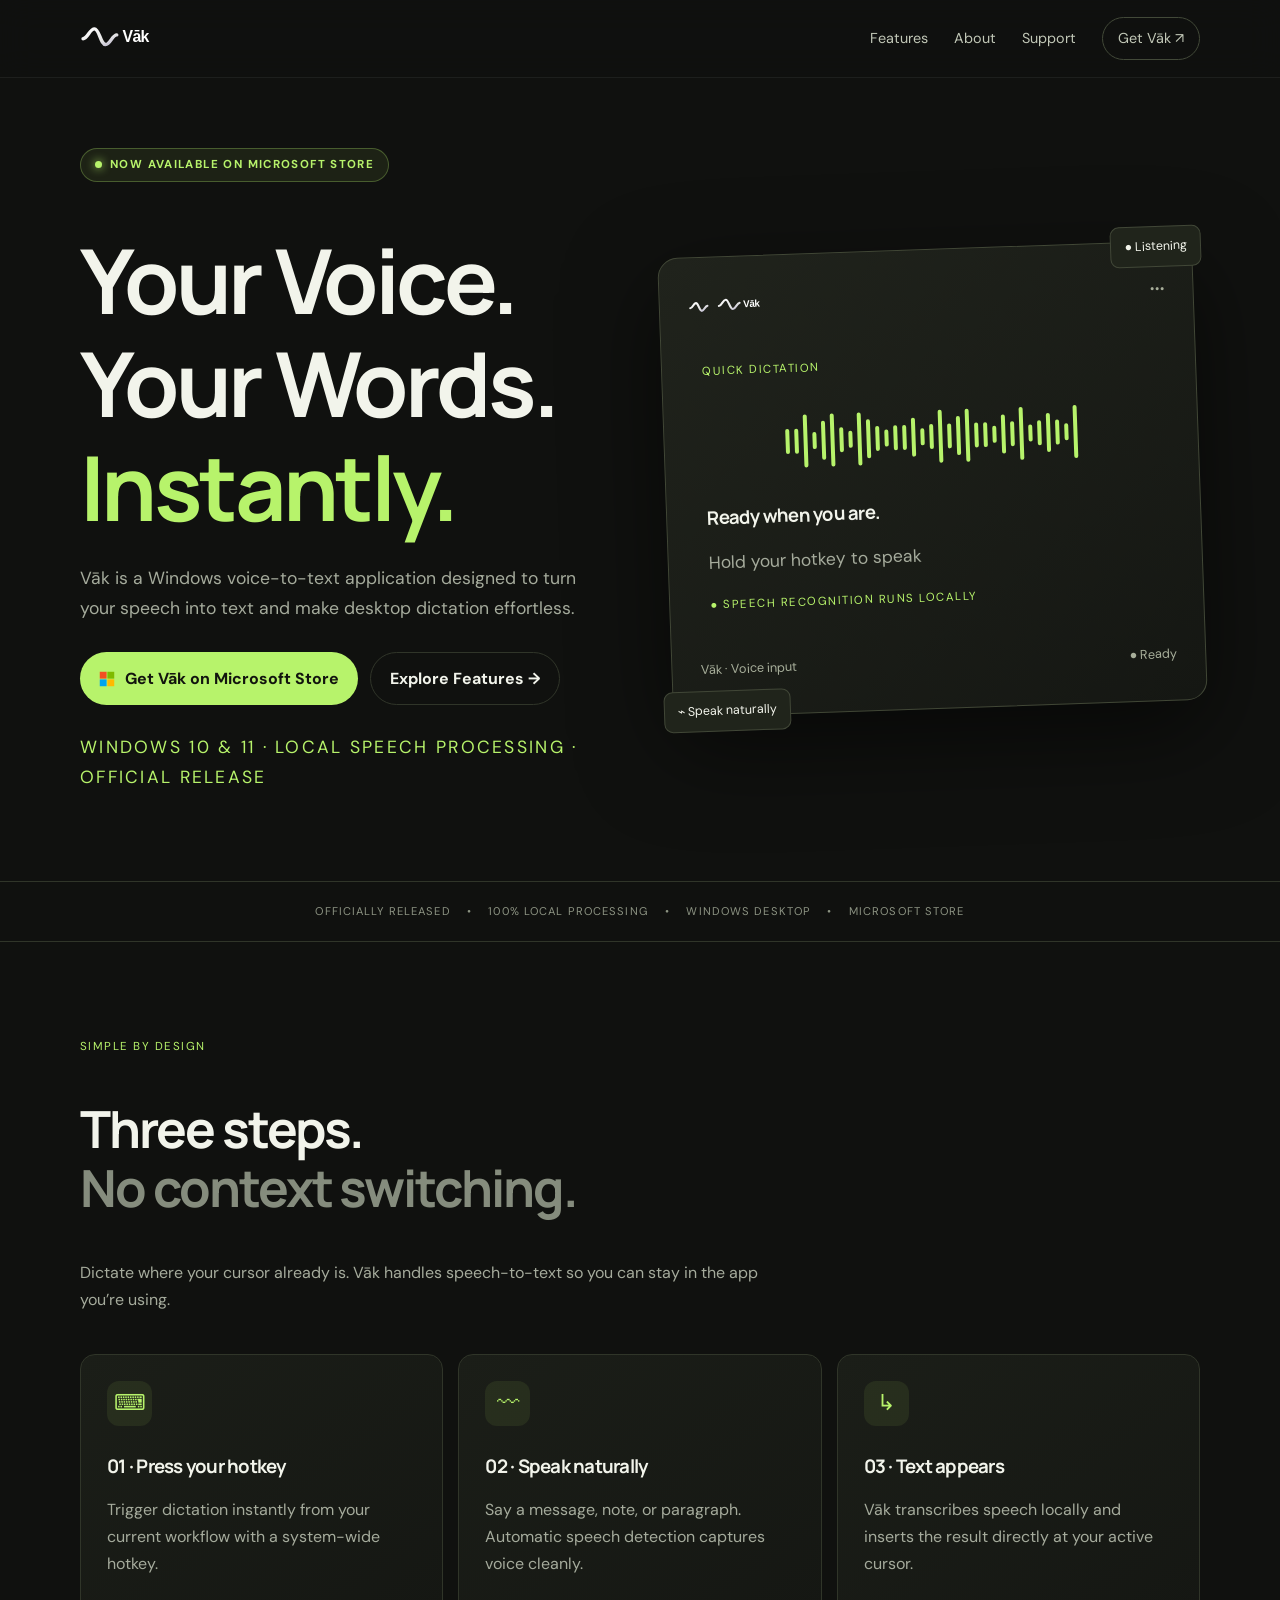
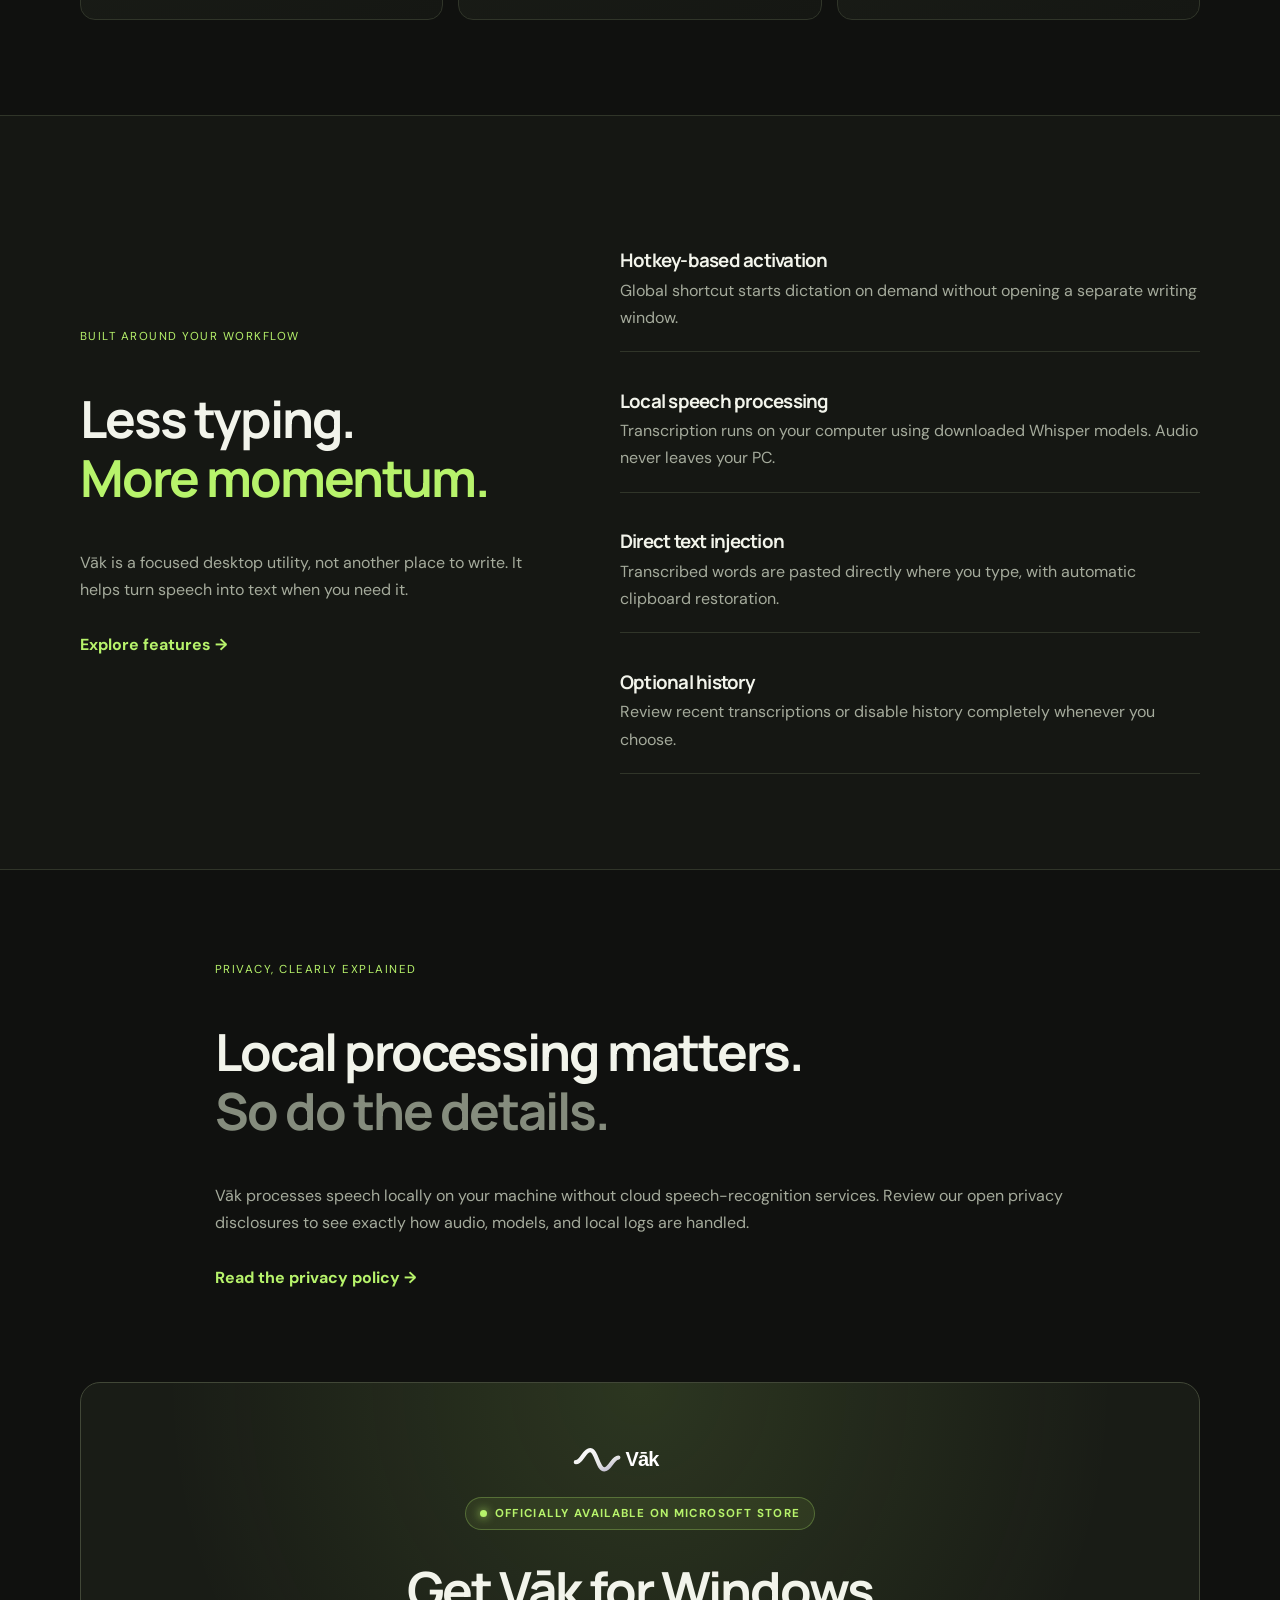
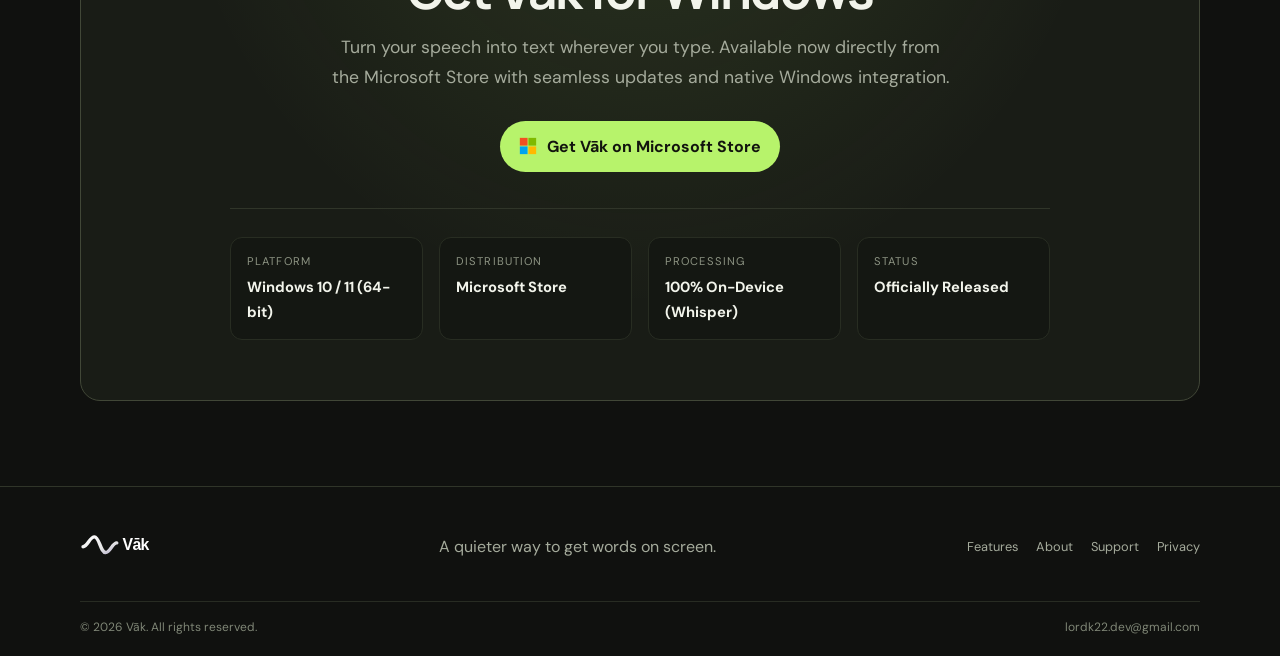
<file: index.html>
<!doctype html>
<html lang="en">

<head>
    <meta charset="utf-8">
    <meta name="viewport" content="width=device-width,initial-scale=1">
    <meta name="theme-color" content="#10110f">
    <title>Vāk — Voice-to-Text for Windows</title>
    <meta name="description" content="Meet Vāk, a Windows desktop dictation application that converts your speech into text. Now available on the Microsoft Store.">
    <meta name="keywords" content="Vāk, Vak, voice to text, speech to text windows, windows dictation app, local whisper dictation, speech recognition windows, offline speech to text, microsoft store">
    <link rel="canonical" href="https://vak.lordk22.in/">

    <!-- Open Graph / Facebook -->
    <meta property="og:type" content="website">
    <meta property="og:url" content="https://vak.lordk22.in/">
    <meta property="og:site_name" content="Vāk">
    <meta property="og:title" content="Vāk — Voice-to-Text for Windows">
    <meta property="og:description" content="Meet Vāk, a Windows desktop dictation application that converts your speech into text. Now available on the Microsoft Store.">
    <meta property="og:image" content="https://vak.lordk22.in/assets/brand/vak-icon-256.png">

    <!-- Twitter -->
    <meta name="twitter:card" content="summary">
    <meta name="twitter:url" content="https://vak.lordk22.in/">
    <meta name="twitter:title" content="Vāk — Voice-to-Text for Windows">
    <meta name="twitter:description" content="Meet Vāk, a Windows desktop dictation application that converts your speech into text. Now available on the Microsoft Store.">
    <meta name="twitter:image" content="https://vak.lordk22.in/assets/brand/vak-icon-256.png">

    <link rel="icon" type="image/png" sizes="32x32" href="assets/brand/vak-icon-32.png">
    <link rel="stylesheet" href="assets/styles.css">
    <script defer src="assets/site.js"></script>
</head>

<body>
    <header class="header">
        <a class="brand" href="index.html" aria-label="Vāk home">
            <img src="assets/brand/vak-logo-dark.svg" alt="Vāk" class="brand-logo">
        </a>
        <button class="menu" aria-label="Toggle navigation">☰</button>
        <nav>
            <a href="features.html">Features</a>
            <a href="about.html">About</a>
            <a href="support.html">Support</a>
            <a class="pill" href="https://apps.microsoft.com/detail/9MZ5MB2W0DFN?hl=en-us&gl=IN&ocid=pdpshare" target="_blank" rel="noopener noreferrer">Get Vāk ↗</a>
        </nav>
    </header>
    <main>
        <section class="container hero">
            <div>
                <div class="release-badge">
                    <span class="badge-dot"></span>
                    <span>Now Available on Microsoft Store</span>
                </div>
                <h1>Your Voice. Your Words.<br><span class="lime">Instantly.</span></h1>
                <p>Vāk is a Windows voice-to-text application designed to turn your speech into text and make desktop dictation effortless.</p>
                <div class="buttons">
                    <a class="btn primary btn-store" href="https://apps.microsoft.com/detail/9MZ5MB2W0DFN?hl=en-us&gl=IN&ocid=pdpshare" target="_blank" rel="noopener noreferrer">
                        <svg class="ms-icon" width="16" height="16" viewBox="0 0 21 21" fill="none" xmlns="http://www.w3.org/2000/svg" aria-hidden="true">
                            <rect x="1" y="1" width="9" height="9" fill="#F25022"/>
                            <rect x="11" y="1" width="9" height="9" fill="#7FBA00"/>
                            <rect x="1" y="11" width="9" height="9" fill="#00A4EF"/>
                            <rect x="11" y="11" width="9" height="9" fill="#FFB900"/>
                        </svg>
                        <span>Get Vāk on Microsoft Store</span>
                    </a>
                    <a class="btn secondary" href="features.html">Explore Features →</a>
                </div>
                <p class="eyebrow">WINDOWS 10 & 11 · LOCAL SPEECH PROCESSING · OFFICIAL RELEASE</p>
            </div>
            <div class="mock">
                <div class="mock-top">
                    <span class="mock-brand">
                        <img src="assets/brand/vak-symbol.svg" alt="" aria-hidden="true">
                        <img src="assets/brand/vak-logo-dark.svg" alt="Vāk control panel">
                    </span>
                    <span>•••</span>
                </div>
                <div class="mock-main">
                    <div class="eyebrow">QUICK DICTATION</div>
                    <div class="wave">
                        <i></i><i></i><i></i><i></i><i></i><i></i><i></i><i></i><i></i><i></i><i></i><i></i><i></i><i></i><i></i><i></i><i></i><i></i><i></i><i></i><i></i><i></i><i></i><i></i><i></i><i></i><i></i><i></i><i></i><i></i><i></i><i></i><i></i>
                    </div>
                    <h3>Ready when you are.</h3>
                    <p>Hold your hotkey to speak</p>
                    <div class="eyebrow">● SPEECH RECOGNITION RUNS LOCALLY</div>
                </div>
                <div class="mock-foot"><span>Vāk · Voice input</span><span>● Ready</span></div>
                <div class="tag a">● Listening</div>
                <div class="tag b">⌁ Speak naturally</div>
            </div>
        </section>

        <div class="strip">OFFICIALLY RELEASED　 •　 100% LOCAL PROCESSING　 •　 WINDOWS DESKTOP　 •　 MICROSOFT STORE</div>

        <section class="section container" id="how">
            <div class="head">
                <div class="eyebrow">Simple by design</div>
                <h2>Three steps.<br> <span style="color:#858c7d">No context switching.</span></h2>
                <p>Dictate where your cursor already is. Vāk handles speech-to-text so you can stay in the app you’re using.</p>
            </div>
            <div class="cards">
                <article class="card">
                    <div class="icon">⌨</div>
                    <h3>01 · Press your hotkey</h3>
                    <p>Trigger dictation instantly from your current workflow with a system-wide hotkey.</p>
                </article>
                <article class="card">
                    <div class="icon">〰</div>
                    <h3>02 · Speak naturally</h3>
                    <p>Say a message, note, or paragraph. Automatic speech detection captures voice cleanly.</p>
                </article>
                <article class="card">
                    <div class="icon">↳</div>
                    <h3>03 · Text appears</h3>
                    <p>Vāk transcribes speech locally and inserts the result directly at your active cursor.</p>
                </article>
            </div>
        </section>

        <section class="band">
            <div class="container section bandinner">
                <div>
                    <div class="eyebrow">Built around your workflow</div>
                    <h2>Less typing.<br><span class="lime">More momentum.</span></h2>
                    <p>Vāk is a focused desktop utility, not another place to write. It helps turn speech into text when you need it.</p>
                    <a class="link" href="features.html">Explore features →</a>
                </div>
                <div>
                    <div class="row">
                        <h3>Hotkey-based activation</h3>
                        <p>Global shortcut starts dictation on demand without opening a separate writing window.</p>
                    </div>
                    <div class="row">
                        <h3>Local speech processing</h3>
                        <p>Transcription runs on your computer using downloaded Whisper models. Audio never leaves your PC.</p>
                    </div>
                    <div class="row">
                        <h3>Direct text injection</h3>
                        <p>Transcribed words are pasted directly where you type, with automatic clipboard restoration.</p>
                    </div>
                    <div class="row">
                        <h3>Optional history</h3>
                        <p>Review recent transcriptions or disable history completely whenever you choose.</p>
                    </div>
                </div>
            </div>
        </section>

        <section class="container callout">
            <div class="eyebrow">Privacy, clearly explained</div>
            <h2>Local processing matters.<br><span style="color:#858c7d">So do the details.</span></h2>
            <p>Vāk processes speech locally on your machine without cloud speech-recognition services. Review our open privacy disclosures to see exactly how audio, models, and local logs are handled.</p>
            <a class="link" href="privacy-policy.html">Read the privacy policy →</a>
        </section>

        <section class="container download-section" id="download">
            <div class="download-card">
                <div class="brand-wrap">
                    <img src="assets/brand/vak-logo-dark.svg" alt="Vāk">
                </div>
                <div class="release-badge">
                    <span class="badge-dot"></span>
                    <span>Officially Available on Microsoft Store</span>
                </div>
                <h2>Get Vāk for Windows</h2>
                <p class="lead">Turn your speech into text wherever you type. Available now directly from the Microsoft Store with seamless updates and native Windows integration.</p>
                <div class="buttons" style="justify-content: center; margin-bottom: 0;">
                    <a class="btn primary btn-store" href="https://apps.microsoft.com/detail/9MZ5MB2W0DFN?hl=en-us&gl=IN&ocid=pdpshare" target="_blank" rel="noopener noreferrer">
                        <svg class="ms-icon" width="18" height="18" viewBox="0 0 21 21" fill="none" xmlns="http://www.w3.org/2000/svg" aria-hidden="true">
                            <rect x="1" y="1" width="9" height="9" fill="#F25022"/>
                            <rect x="11" y="1" width="9" height="9" fill="#7FBA00"/>
                            <rect x="1" y="11" width="9" height="9" fill="#00A4EF"/>
                            <rect x="11" y="11" width="9" height="9" fill="#FFB900"/>
                        </svg>
                        <span>Get Vāk on Microsoft Store</span>
                    </a>
                </div>

                <div class="specs-grid">
                    <div class="spec-item">
                        <div class="spec-label">Platform</div>
                        <div class="spec-val">Windows 10 / 11 (64-bit)</div>
                    </div>
                    <div class="spec-item">
                        <div class="spec-label">Distribution</div>
                        <div class="spec-val">Microsoft Store</div>
                    </div>
                    <div class="spec-item">
                        <div class="spec-label">Processing</div>
                        <div class="spec-val">100% On-Device (Whisper)</div>
                    </div>
                    <div class="spec-item">
                        <div class="spec-label">Status</div>
                        <div class="spec-val">Officially Released</div>
                    </div>
                </div>
            </div>
        </section>
    </main>

    <footer class="footer">
        <div class="container foottop">
            <a class="brand" href="index.html" aria-label="Vāk home">
                <img src="assets/brand/vak-logo-dark.svg" alt="Vāk" class="brand-logo">
            </a>
            <p>A quieter way to get words on screen.</p>
            <div class="footlinks">
                <a href="features.html">Features</a>
                <a href="about.html">About</a>
                <a href="support.html">Support</a>
                <a href="privacy-policy.html">Privacy</a>
            </div>
        </div>
        <div class="container footbottom">
            <span>© <span data-year></span> Vāk. All rights reserved.</span>
            <a href="mailto:lordk22.dev@gmail.com">lordk22.dev@gmail.com</a>
        </div>
    </footer>
</body>

</html>
</file>
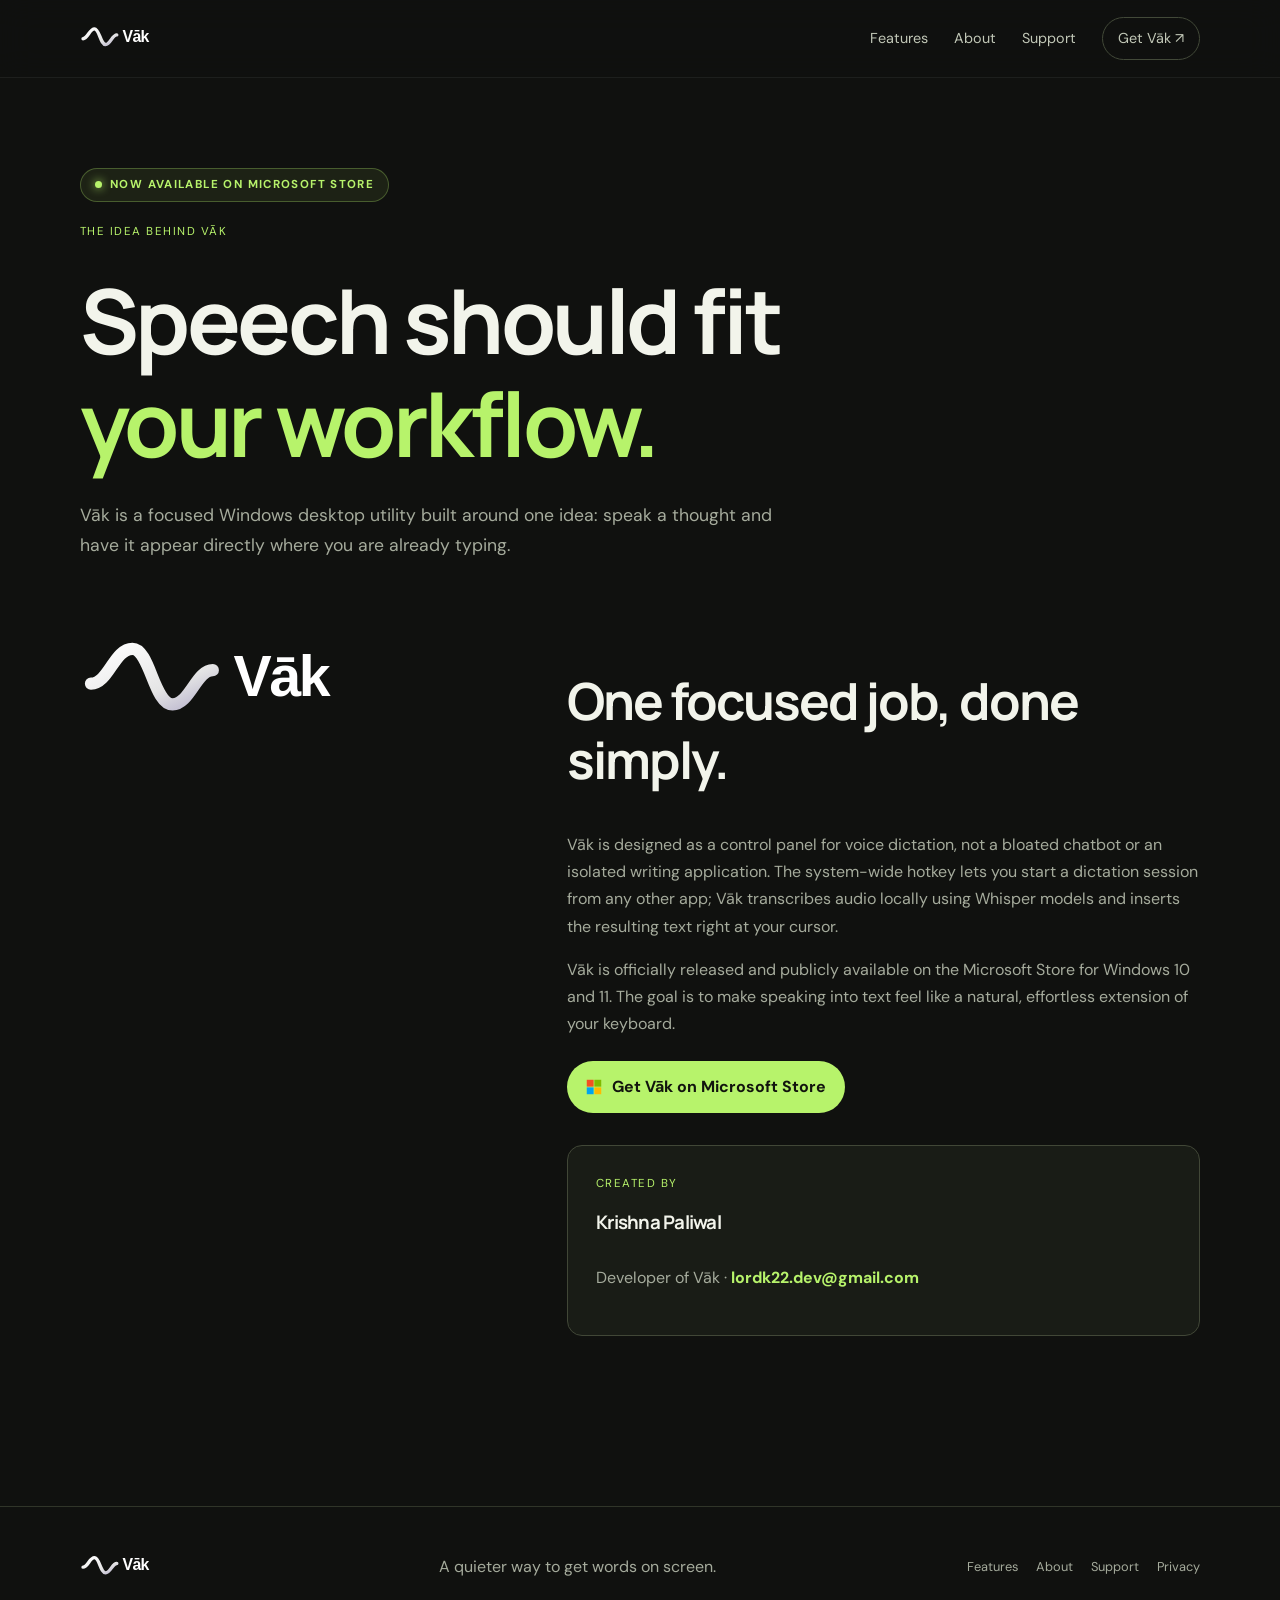
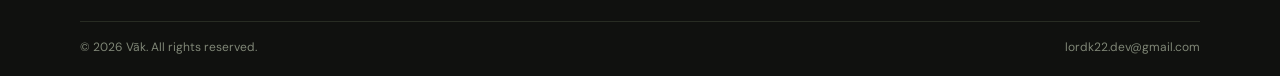
<file: about.html>
<!doctype html>
<html lang="en">

<head>
    <meta charset="utf-8">
    <meta name="viewport" content="width=device-width,initial-scale=1">
    <meta name="theme-color" content="#10110f">
    <title>About Vāk — Voice-to-Text for Windows</title>
    <meta name="description" content="Learn about Vāk, a dedicated Windows desktop utility created by Krishna Paliwal to make voice-to-text dictation effortless and private. Now on Microsoft Store.">
    <meta name="keywords" content="About Vāk, Windows dictation, Krishna Paliwal, voice to text, speech recognition">
    <link rel="canonical" href="https://vak.lordk22.in/about.html">

    <!-- Open Graph / Facebook -->
    <meta property="og:type" content="website">
    <meta property="og:url" content="https://vak.lordk22.in/about.html">
    <meta property="og:site_name" content="Vāk">
    <meta property="og:title" content="About Vāk — Voice-to-Text for Windows">
    <meta property="og:description" content="Learn about Vāk, a dedicated Windows desktop utility created by Krishna Paliwal to make voice-to-text dictation effortless and private. Now on Microsoft Store.">
    <meta property="og:image" content="https://vak.lordk22.in/assets/brand/vak-icon-256.png">

    <!-- Twitter -->
    <meta name="twitter:card" content="summary">
    <meta name="twitter:url" content="https://vak.lordk22.in/about.html">
    <meta name="twitter:title" content="About Vāk — Voice-to-Text for Windows">
    <meta name="twitter:description" content="Learn about Vāk, a dedicated Windows desktop utility created by Krishna Paliwal to make voice-to-text dictation effortless and private. Now on Microsoft Store.">
    <meta name="twitter:image" content="https://vak.lordk22.in/assets/brand/vak-icon-256.png">

    <link rel="icon" type="image/png" sizes="32x32" href="assets/brand/vak-icon-32.png">
    <link rel="stylesheet" href="assets/styles.css">
    <script defer src="assets/site.js"></script>
</head>

<body>
    <header class="header">
        <a class="brand" href="index.html" aria-label="Vāk home">
            <img src="assets/brand/vak-logo-dark.svg" alt="Vāk" class="brand-logo">
        </a>
        <button class="menu" aria-label="Toggle navigation">☰</button>
        <nav>
            <a href="features.html">Features</a>
            <a href="about.html">About</a>
            <a href="support.html">Support</a>
            <a class="pill" href="https://apps.microsoft.com/detail/9MZ5MB2W0DFN?hl=en-us&gl=IN&ocid=pdpshare" target="_blank" rel="noopener noreferrer">Get Vāk ↗</a>
        </nav>
    </header>
    <main>
        <section class="container pagehero">
            <div class="release-badge">
                <span class="badge-dot"></span>
                <span>Now Available on Microsoft Store</span>
            </div>
            <div class="eyebrow">The idea behind Vāk</div>
            <h1>Speech should fit<br><span class="lime">your workflow.</span></h1>
            <p>Vāk is a focused Windows desktop utility built around one idea: speak a thought and have it appear directly where you are already typing.</p>
        </section>

        <section class="container about">
            <div class="bigmark">
                <img src="assets/brand/vak-logo-dark.svg" alt="Vāk logo">
            </div>
            <div>
                <h2>One focused job, done simply.</h2>
                <p>Vāk is designed as a control panel for voice dictation, not a bloated chatbot or an isolated writing application. The system-wide hotkey lets you start a dictation session from any other app; Vāk transcribes audio locally using Whisper models and inserts the resulting text right at your cursor.</p>
                <p>Vāk is officially released and publicly available on the Microsoft Store for Windows 10 and 11. The goal is to make speaking into text feel like a natural, effortless extension of your keyboard.</p>

                <div class="buttons" style="margin: 24px 0 32px;">
                    <a class="btn primary btn-store" href="https://apps.microsoft.com/detail/9MZ5MB2W0DFN?hl=en-us&gl=IN&ocid=pdpshare" target="_blank" rel="noopener noreferrer">
                        <svg class="ms-icon" width="16" height="16" viewBox="0 0 21 21" fill="none" xmlns="http://www.w3.org/2000/svg" aria-hidden="true">
                            <rect x="1" y="1" width="9" height="9" fill="#F25022"/>
                            <rect x="11" y="1" width="9" height="9" fill="#7FBA00"/>
                            <rect x="1" y="11" width="9" height="9" fill="#00A4EF"/>
                            <rect x="11" y="11" width="9" height="9" fill="#FFB900"/>
                        </svg>
                        <span>Get Vāk on Microsoft Store</span>
                    </a>
                </div>

                <div class="note">
                    <div class="eyebrow">Created by</div>
                    <h3>Krishna Paliwal</h3>
                    <p>Developer of Vāk · <a class="link" href="mailto:lordk22.dev@gmail.com">lordk22.dev@gmail.com</a></p>
                </div>
            </div>
        </section>
    </main>

    <footer class="footer">
        <div class="container foottop">
            <a class="brand" href="index.html" aria-label="Vāk home">
                <img src="assets/brand/vak-logo-dark.svg" alt="Vāk" class="brand-logo">
            </a>
            <p>A quieter way to get words on screen.</p>
            <div class="footlinks">
                <a href="features.html">Features</a>
                <a href="about.html">About</a>
                <a href="support.html">Support</a>
                <a href="privacy-policy.html">Privacy</a>
            </div>
        </div>
        <div class="container footbottom">
            <span>© <span data-year></span> Vāk. All rights reserved.</span>
            <a href="mailto:lordk22.dev@gmail.com">lordk22.dev@gmail.com</a>
        </div>
    </footer>
</body>

</html>
</file>
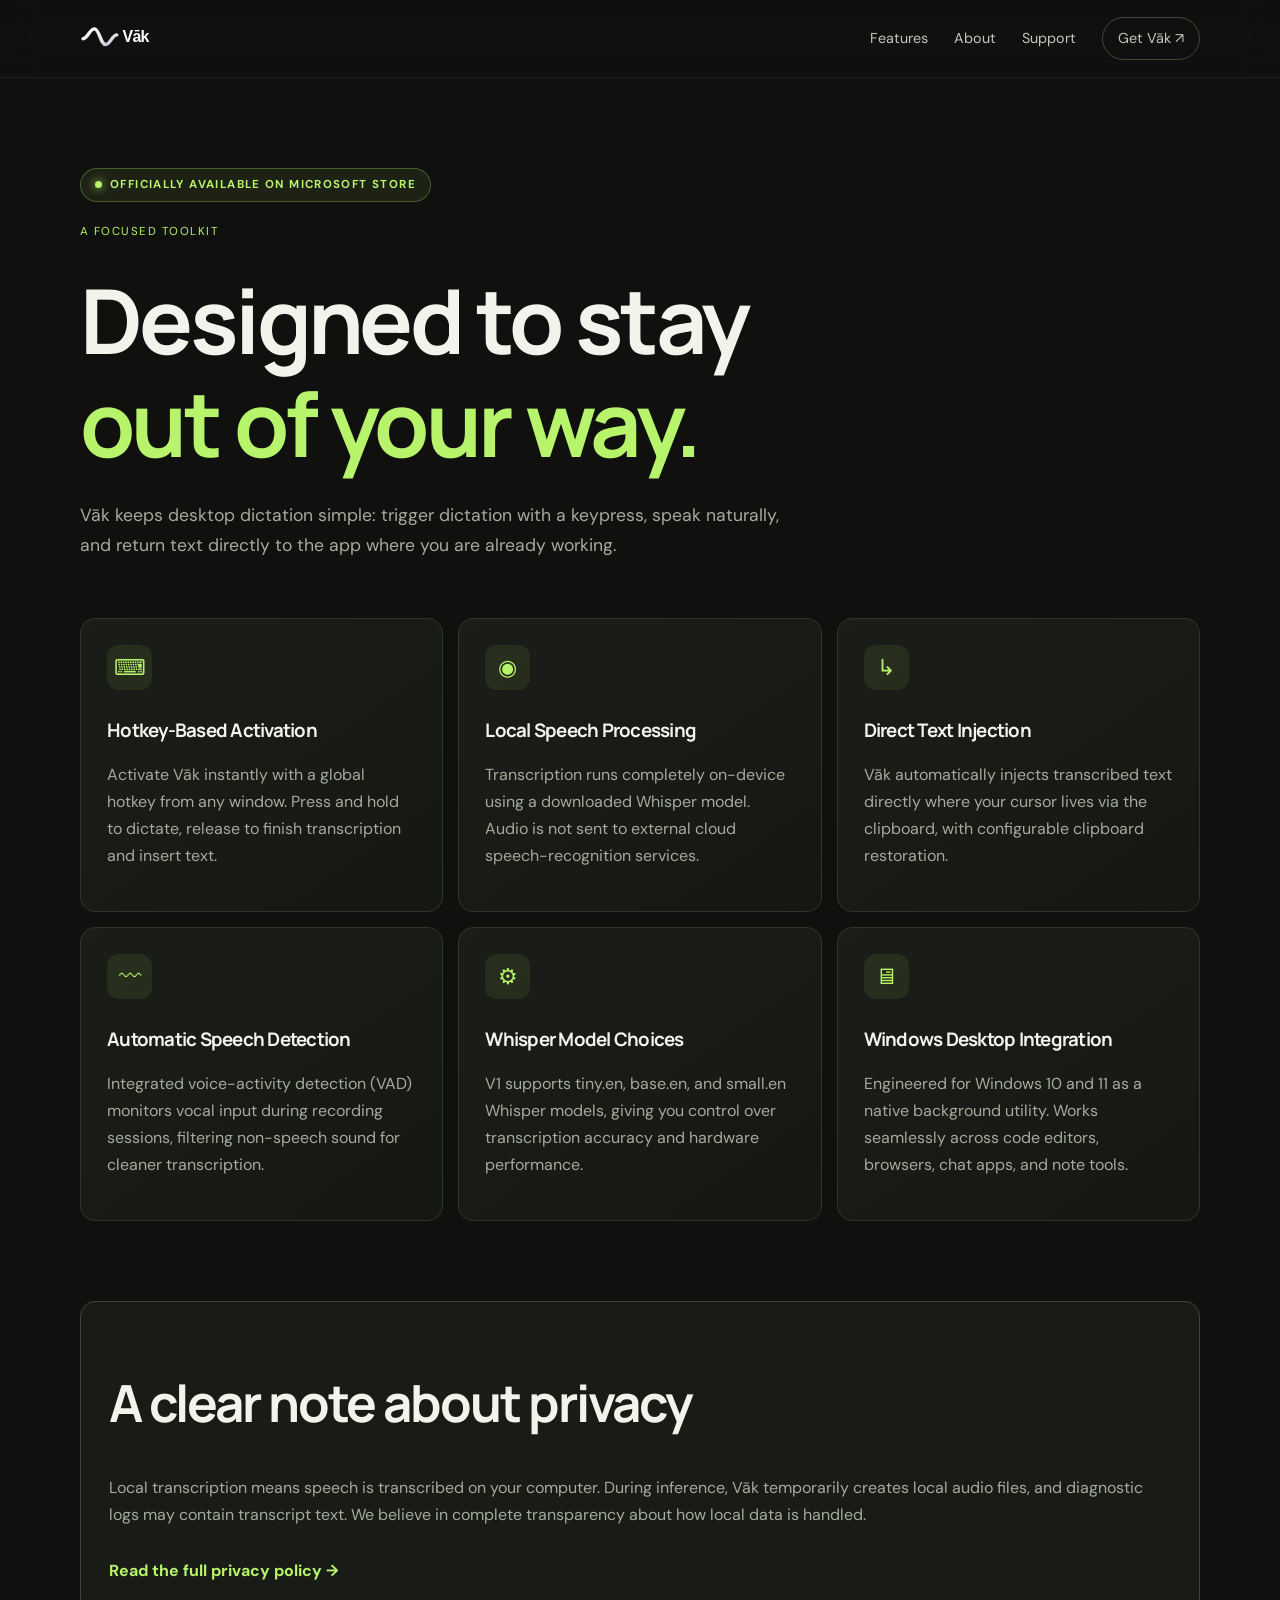
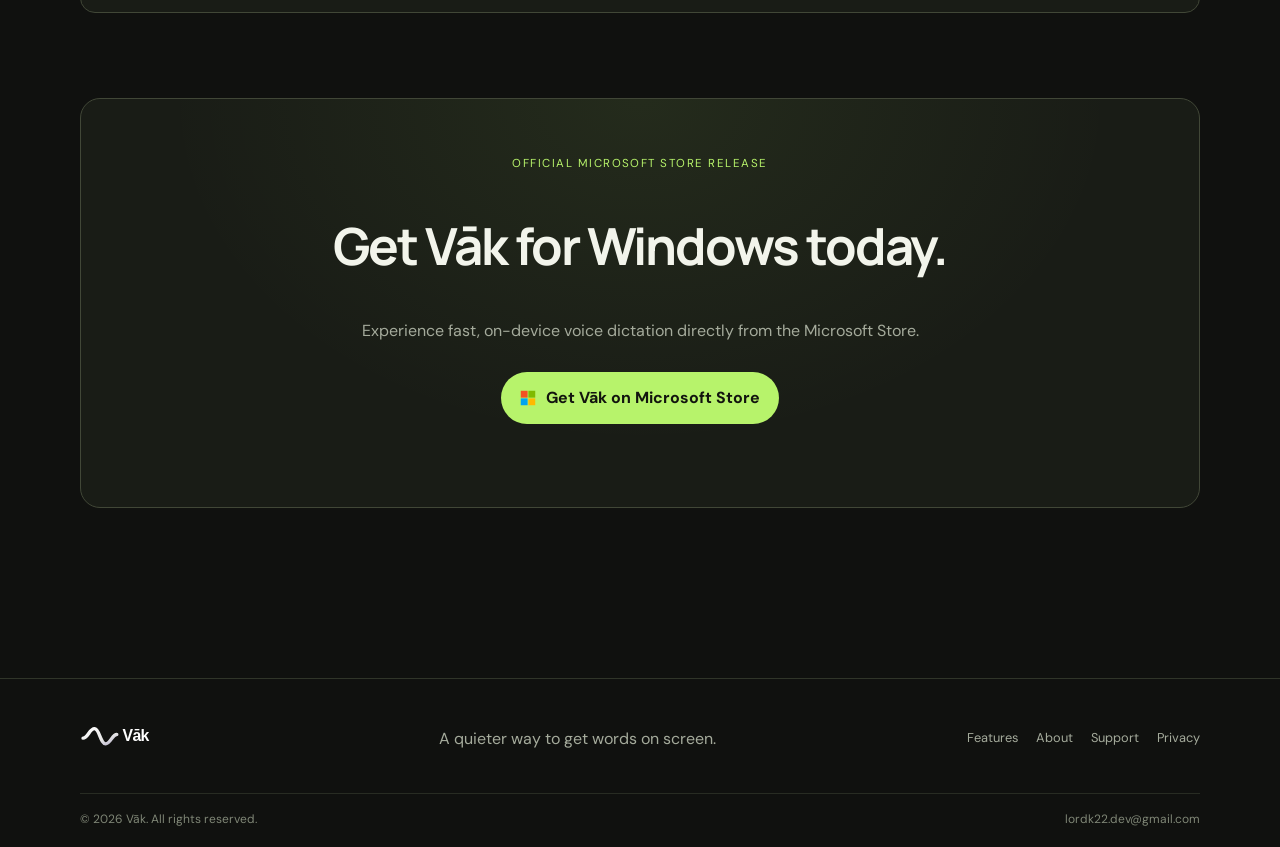
<file: features.html>
<!doctype html>
<html lang="en">

<head>
    <meta charset="utf-8">
    <meta name="viewport" content="width=device-width,initial-scale=1">
    <meta name="theme-color" content="#10110f">
    <title>Features — Vāk — Voice-to-Text for Windows</title>
    <meta name="description" content="Explore Vāk features: on-device Whisper speech-to-text, hotkey activation, automatic speech detection, and direct text injection for Windows.">
    <meta name="keywords" content="Vāk features, voice to text windows, whisper transcription, speech detection, hotkey dictation, windows speech to text">
    <link rel="canonical" href="https://vak.lordk22.in/features.html">

    <!-- Open Graph / Facebook -->
    <meta property="og:type" content="website">
    <meta property="og:url" content="https://vak.lordk22.in/features.html">
    <meta property="og:site_name" content="Vāk">
    <meta property="og:title" content="Features — Vāk — Voice-to-Text for Windows">
    <meta property="og:description" content="Explore Vāk features: on-device Whisper speech-to-text, hotkey activation, automatic speech detection, and direct text injection for Windows.">
    <meta property="og:image" content="https://vak.lordk22.in/assets/brand/vak-icon-256.png">

    <!-- Twitter -->
    <meta name="twitter:card" content="summary">
    <meta name="twitter:url" content="https://vak.lordk22.in/features.html">
    <meta name="twitter:title" content="Features — Vāk — Voice-to-Text for Windows">
    <meta name="twitter:description" content="Explore Vāk features: on-device Whisper speech-to-text, hotkey activation, automatic speech detection, and direct text injection for Windows.">
    <meta name="twitter:image" content="https://vak.lordk22.in/assets/brand/vak-icon-256.png">

    <link rel="icon" type="image/png" sizes="32x32" href="assets/brand/vak-icon-32.png">
    <link rel="stylesheet" href="assets/styles.css">
    <script defer src="assets/site.js"></script>
</head>

<body>
    <header class="header">
        <a class="brand" href="index.html" aria-label="Vāk home">
            <img src="assets/brand/vak-logo-dark.svg" alt="Vāk" class="brand-logo">
        </a>
        <button class="menu" aria-label="Toggle navigation">☰</button>
        <nav>
            <a href="features.html">Features</a>
            <a href="about.html">About</a>
            <a href="support.html">Support</a>
            <a class="pill" href="https://apps.microsoft.com/detail/9MZ5MB2W0DFN?hl=en-us&gl=IN&ocid=pdpshare" target="_blank" rel="noopener noreferrer">Get Vāk ↗</a>
        </nav>
    </header>
    <main>
        <section class="container pagehero">
            <div class="release-badge">
                <span class="badge-dot"></span>
                <span>Officially Available on Microsoft Store</span>
            </div>
            <div class="eyebrow">A focused toolkit</div>
            <h1>Designed to stay<br><span class="lime">out of your way.</span></h1>
            <p>Vāk keeps desktop dictation simple: trigger dictation with a keypress, speak naturally, and return text directly to the app where you are already working.</p>
        </section>

        <section class="container details">
            <article class="detail">
                <div class="icon">⌨</div>
                <h3>Hotkey-Based Activation</h3>
                <p>Activate Vāk instantly with a global hotkey from any window. Press and hold to dictate, release to finish transcription and insert text.</p>
            </article>
            <article class="detail">
                <div class="icon">◉</div>
                <h3>Local Speech Processing</h3>
                <p>Transcription runs completely on-device using a downloaded Whisper model. Audio is not sent to external cloud speech-recognition services.</p>
            </article>
            <article class="detail">
                <div class="icon">↳</div>
                <h3>Direct Text Injection</h3>
                <p>Vāk automatically injects transcribed text directly where your cursor lives via the clipboard, with configurable clipboard restoration.</p>
            </article>
            <article class="detail">
                <div class="icon">〰</div>
                <h3>Automatic Speech Detection</h3>
                <p>Integrated voice-activity detection (VAD) monitors vocal input during recording sessions, filtering non-speech sound for cleaner transcription.</p>
            </article>
            <article class="detail">
                <div class="icon">⚙</div>
                <h3>Whisper Model Choices</h3>
                <p>V1 supports tiny.en, base.en, and small.en Whisper models, giving you control over transcription accuracy and hardware performance.</p>
            </article>
            <article class="detail">
                <div class="icon">🖥</div>
                <h3>Windows Desktop Integration</h3>
                <p>Engineered for Windows 10 and 11 as a native background utility. Works seamlessly across code editors, browsers, chat apps, and note tools.</p>
            </article>
        </section>

        <section class="container note">
            <h2>A clear note about privacy</h2>
            <p>Local transcription means speech is transcribed on your computer. During inference, Vāk temporarily creates local audio files, and diagnostic logs may contain transcript text. We believe in complete transparency about how local data is handled.</p>
            <a class="link" href="privacy-policy.html">Read the full privacy policy →</a>
        </section>

        <section class="container download-section">
            <div class="cta">
                <div class="eyebrow">Official Microsoft Store Release</div>
                <h2>Get Vāk for Windows today.</h2>
                <p>Experience fast, on-device voice dictation directly from the Microsoft Store.</p>
                <div class="buttons" style="justify-content: center;">
                    <a class="btn primary btn-store" href="https://apps.microsoft.com/detail/9MZ5MB2W0DFN?hl=en-us&gl=IN&ocid=pdpshare" target="_blank" rel="noopener noreferrer">
                        <svg class="ms-icon" width="16" height="16" viewBox="0 0 21 21" fill="none" xmlns="http://www.w3.org/2000/svg" aria-hidden="true">
                            <rect x="1" y="1" width="9" height="9" fill="#F25022"/>
                            <rect x="11" y="1" width="9" height="9" fill="#7FBA00"/>
                            <rect x="1" y="11" width="9" height="9" fill="#00A4EF"/>
                            <rect x="11" y="11" width="9" height="9" fill="#FFB900"/>
                        </svg>
                        <span>Get Vāk on Microsoft Store</span>
                    </a>
                </div>
            </div>
        </section>
    </main>

    <footer class="footer">
        <div class="container foottop">
            <a class="brand" href="index.html" aria-label="Vāk home">
                <img src="assets/brand/vak-logo-dark.svg" alt="Vāk" class="brand-logo">
            </a>
            <p>A quieter way to get words on screen.</p>
            <div class="footlinks">
                <a href="features.html">Features</a>
                <a href="about.html">About</a>
                <a href="support.html">Support</a>
                <a href="privacy-policy.html">Privacy</a>
            </div>
        </div>
        <div class="container footbottom">
            <span>© <span data-year></span> Vāk. All rights reserved.</span>
            <a href="mailto:lordk22.dev@gmail.com">lordk22.dev@gmail.com</a>
        </div>
    </footer>
</body>

</html>
</file>
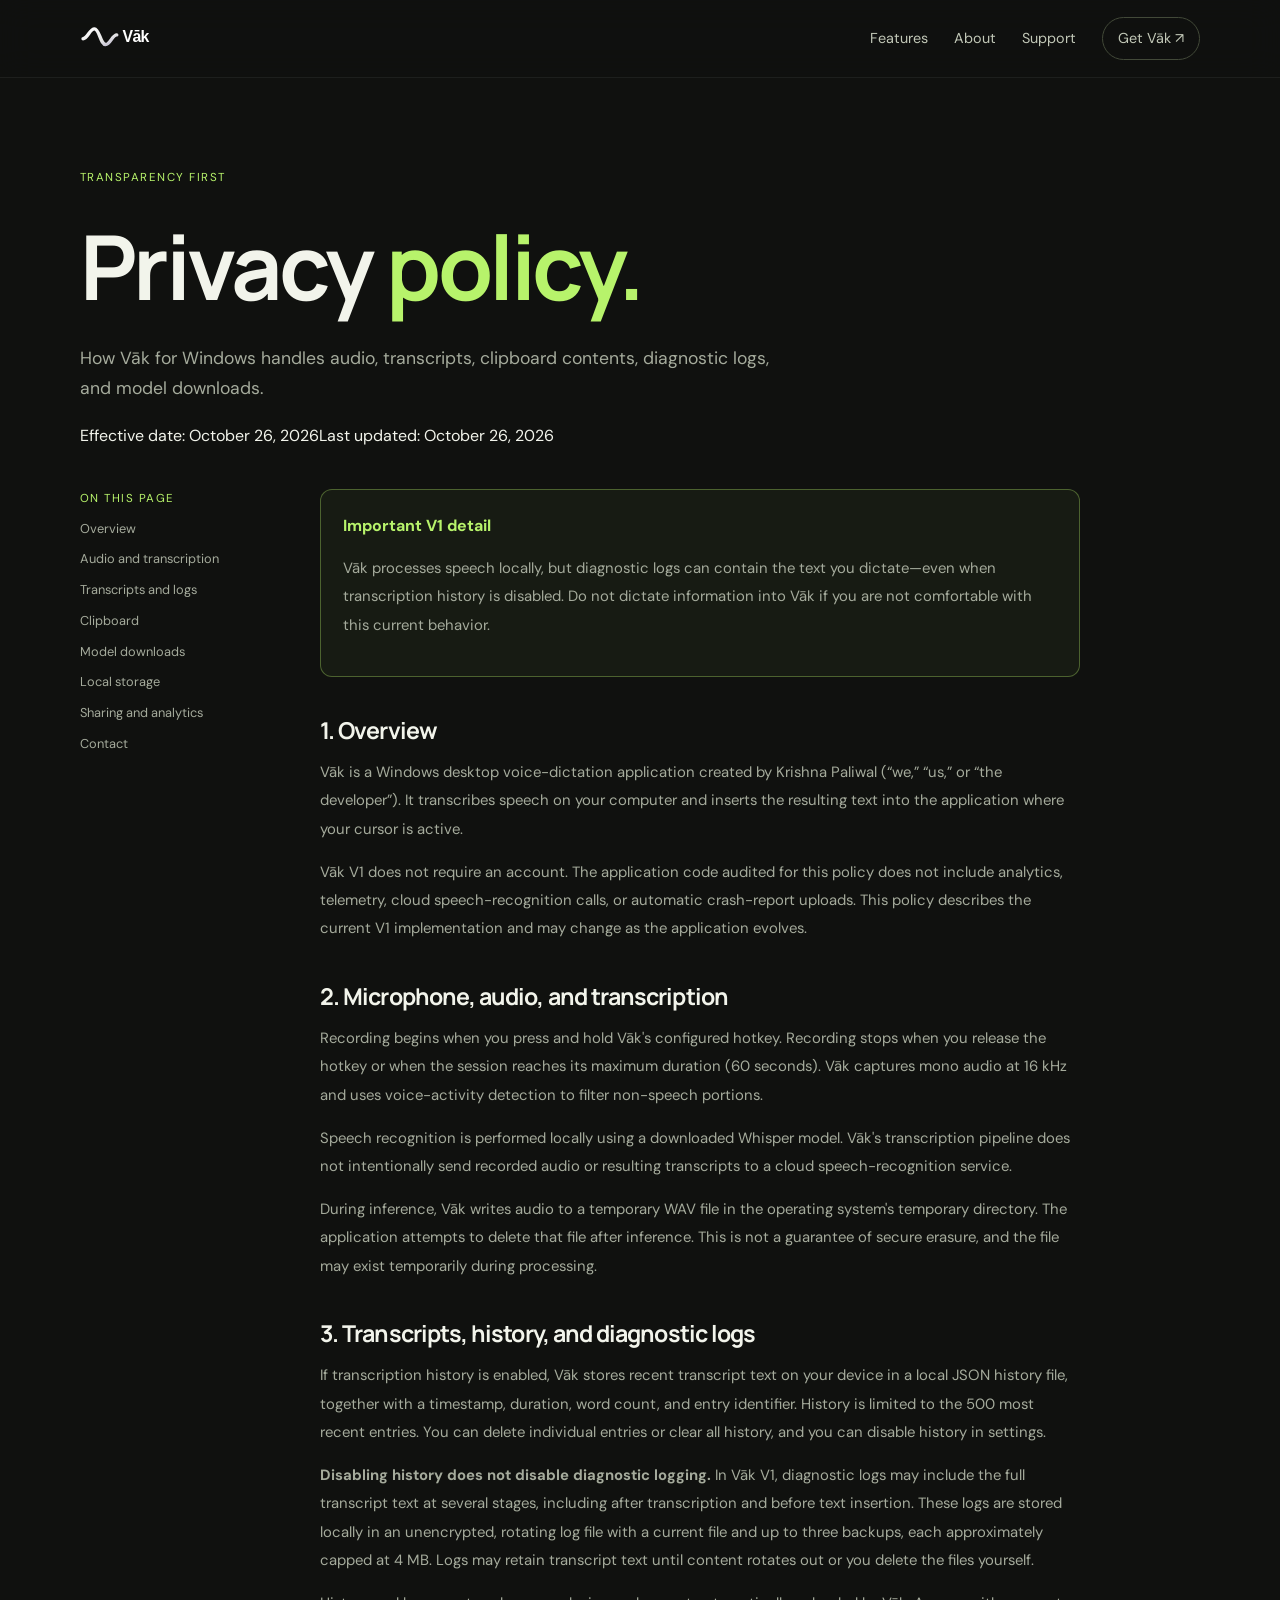
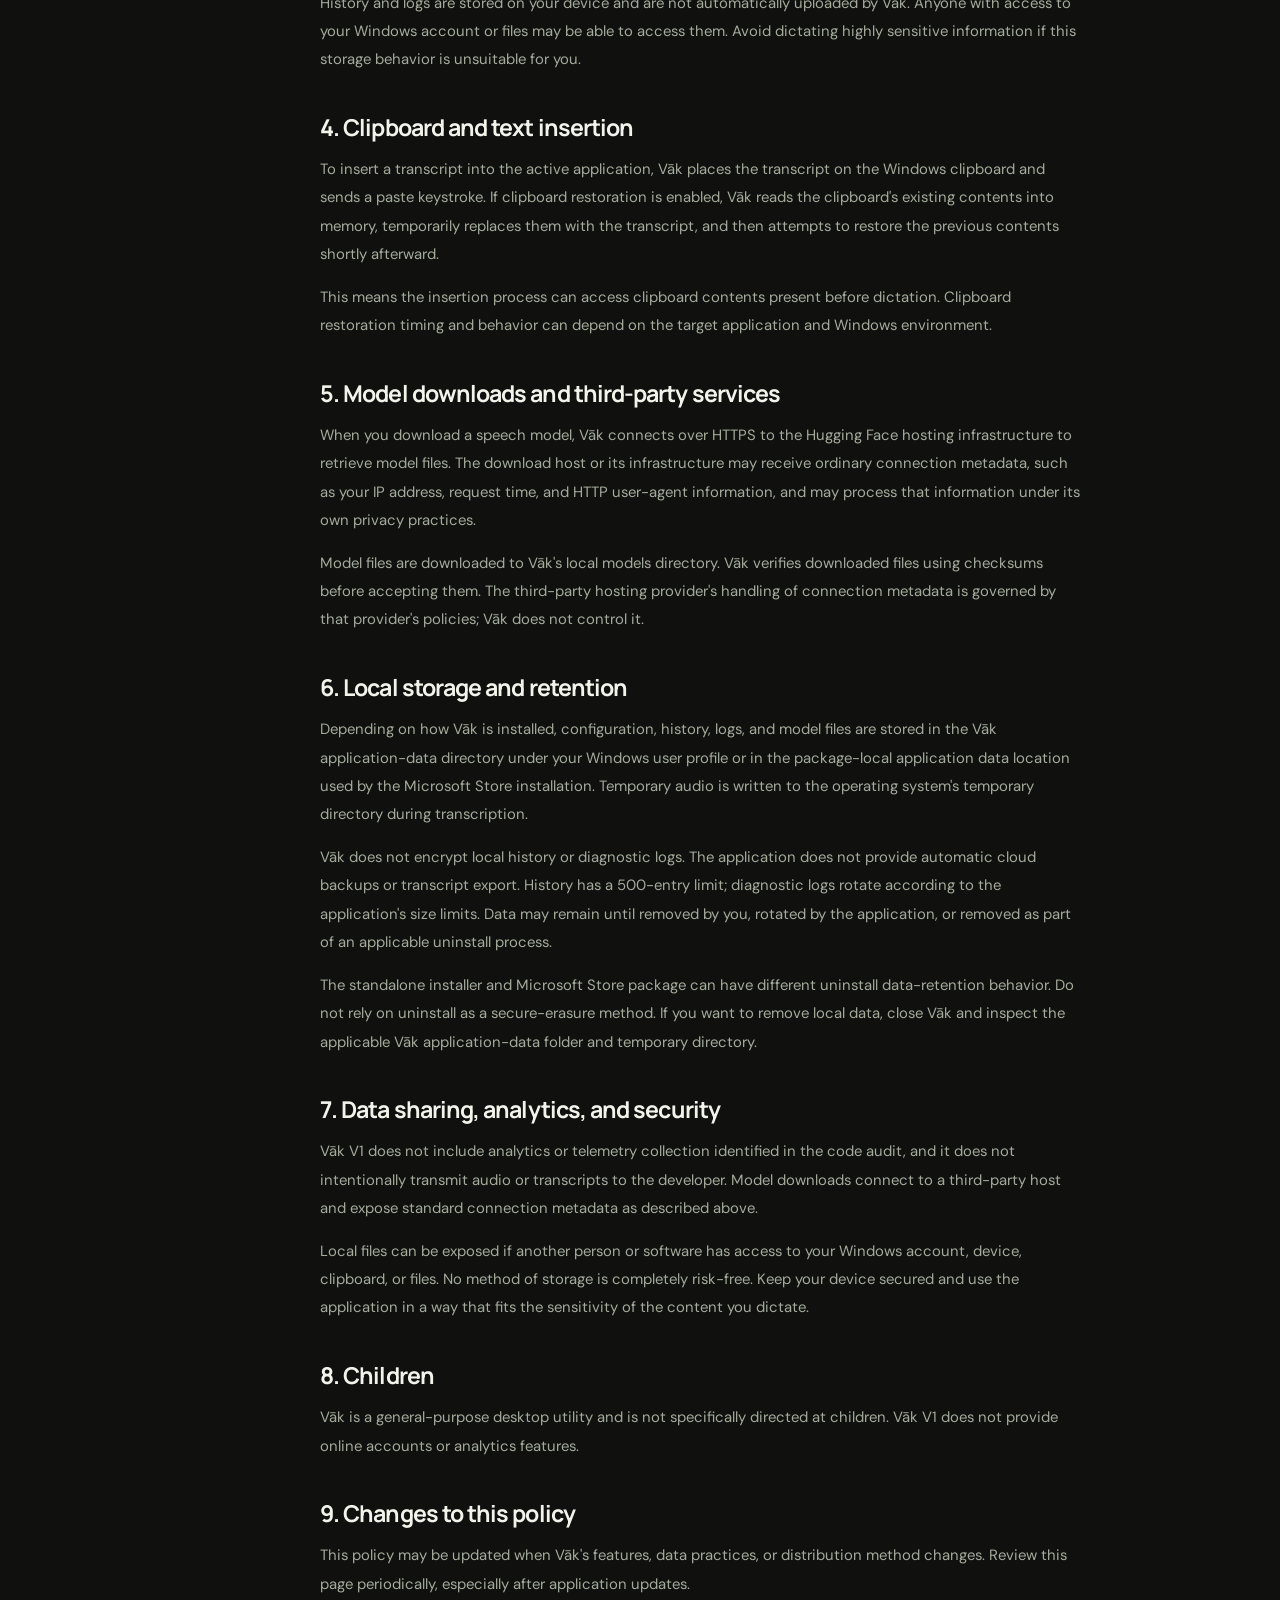
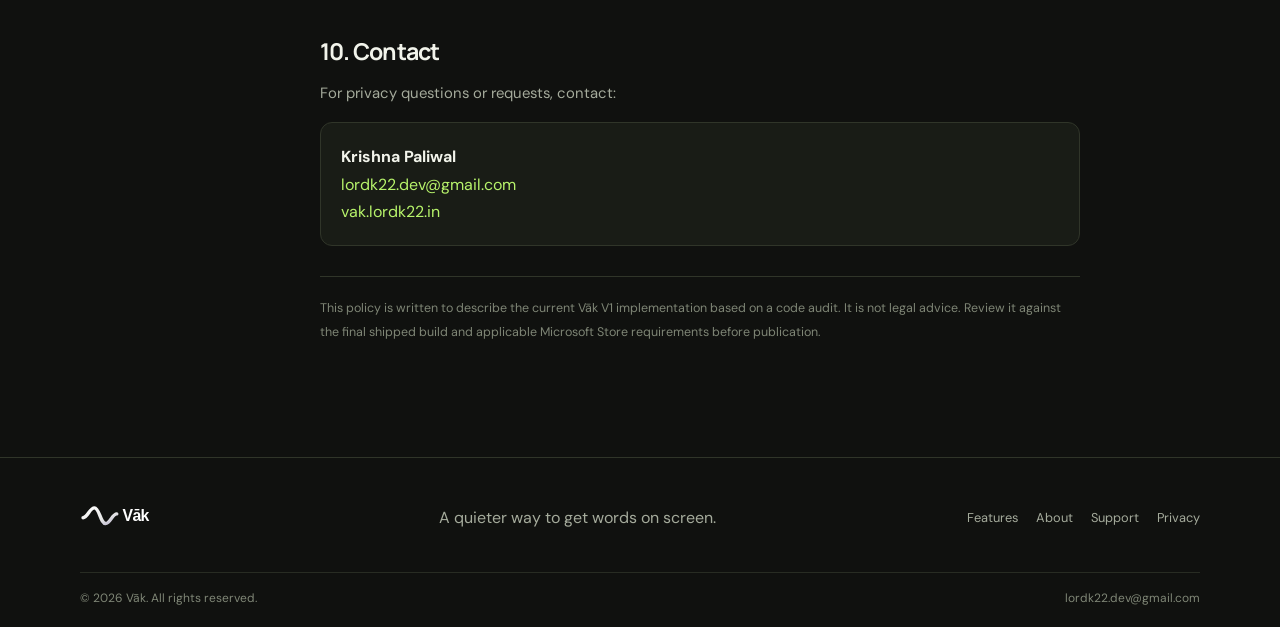
<file: privacy-policy.html>
<!doctype html><html lang="en"><head><meta charset="utf-8"><meta name="viewport" content="width=device-width,initial-scale=1"><meta name="theme-color" content="#10110f"><title>Privacy Policy — Vāk — Voice-to-Text for Windows</title><meta name="description" content="Read the privacy policy for Vāk, the Windows voice-to-text dictation application. Learn how local audio, transcripts, diagnostic logs, and Whisper models are handled."><meta name="keywords" content="Vāk privacy policy, local speech recognition privacy, offline dictation privacy"><link rel="canonical" href="https://vak.lordk22.in/privacy-policy.html"><meta property="og:type" content="website"><meta property="og:url" content="https://vak.lordk22.in/privacy-policy.html"><meta property="og:site_name" content="Vāk"><meta property="og:title" content="Privacy Policy — Vāk — Voice-to-Text for Windows"><meta property="og:description" content="Read the privacy policy for Vāk, the Windows voice-to-text dictation application. Learn how local audio, transcripts, diagnostic logs, and Whisper models are handled."><meta property="og:image" content="https://vak.lordk22.in/assets/brand/vak-icon-256.png"><meta name="twitter:card" content="summary"><meta name="twitter:url" content="https://vak.lordk22.in/privacy-policy.html"><meta name="twitter:title" content="Privacy Policy — Vāk — Voice-to-Text for Windows"><meta name="twitter:description" content="Read the privacy policy for Vāk, the Windows voice-to-text dictation application. Learn how local audio, transcripts, diagnostic logs, and Whisper models are handled."><meta name="twitter:image" content="https://vak.lordk22.in/assets/brand/vak-icon-256.png"><link rel="icon" type="image/png" sizes="32x32" href="assets/brand/vak-icon-32.png"><link rel="stylesheet" href="assets/styles.css"><script defer src="assets/site.js"></script></head><body><header class="header"><a class="brand" href="index.html" aria-label="Vāk home"><img src="assets/brand/vak-logo-dark.svg" alt="Vāk" class="brand-logo"></a><button class="menu" aria-label="Toggle navigation">☰</button><nav><a href="features.html">Features</a><a href="about.html">About</a><a href="support.html">Support</a><a class="pill" href="https://apps.microsoft.com/detail/9MZ5MB2W0DFN?hl=en-us&gl=IN&ocid=pdpshare" target="_blank" rel="noopener noreferrer">Get Vāk ↗</a></nav></header><main><section class="container pagehero"><div class="eyebrow">Transparency first</div><h1>Privacy <span class="lime">policy.</span></h1><p>How Vāk for Windows handles audio, transcripts, clipboard contents, diagnostic logs, and model downloads.</p><div class="policy-meta"><span>Effective date: October 26, 2026</span><span>Last updated: October 26, 2026</span></div></section><section class="container policy"><aside class="toc"><div class="eyebrow">On this page</div><a href="#overview">Overview</a><a href="#audio">Audio and transcription</a><a href="#transcripts">Transcripts and logs</a><a href="#clipboard">Clipboard</a><a href="#downloads">Model downloads</a><a href="#storage">Local storage</a><a href="#sharing">Sharing and analytics</a><a href="#contact">Contact</a></aside><article>
<div class="alert"><strong>Important V1 detail</strong><p>Vāk processes speech locally, but diagnostic logs can contain the text you dictate—even when transcription history is disabled. Do not dictate information into Vāk if you are not comfortable with this current behavior.</p></div>
<h2 id="overview">1. Overview</h2><p>Vāk is a Windows desktop voice-dictation application created by Krishna Paliwal (“we,” “us,” or “the developer”). It transcribes speech on your computer and inserts the resulting text into the application where your cursor is active.</p><p>Vāk V1 does not require an account. The application code audited for this policy does not include analytics, telemetry, cloud speech-recognition calls, or automatic crash-report uploads. This policy describes the current V1 implementation and may change as the application evolves.</p>
<h2 id="audio">2. Microphone, audio, and transcription</h2><p>Recording begins when you press and hold Vāk's configured hotkey. Recording stops when you release the hotkey or when the session reaches its maximum duration (60 seconds). Vāk captures mono audio at 16 kHz and uses voice-activity detection to filter non-speech portions.</p><p>Speech recognition is performed locally using a downloaded Whisper model. Vāk's transcription pipeline does not intentionally send recorded audio or resulting transcripts to a cloud speech-recognition service.</p><p>During inference, Vāk writes audio to a temporary WAV file in the operating system's temporary directory. The application attempts to delete that file after inference. This is not a guarantee of secure erasure, and the file may exist temporarily during processing.</p>
<h2 id="transcripts">3. Transcripts, history, and diagnostic logs</h2><p>If transcription history is enabled, Vāk stores recent transcript text on your device in a local JSON history file, together with a timestamp, duration, word count, and entry identifier. History is limited to the 500 most recent entries. You can delete individual entries or clear all history, and you can disable history in settings.</p><p><strong>Disabling history does not disable diagnostic logging.</strong> In Vāk V1, diagnostic logs may include the full transcript text at several stages, including after transcription and before text insertion. These logs are stored locally in an unencrypted, rotating log file with a current file and up to three backups, each approximately capped at 4 MB. Logs may retain transcript text until content rotates out or you delete the files yourself.</p><p>History and logs are stored on your device and are not automatically uploaded by Vāk. Anyone with access to your Windows account or files may be able to access them. Avoid dictating highly sensitive information if this storage behavior is unsuitable for you.</p>
<h2 id="clipboard">4. Clipboard and text insertion</h2><p>To insert a transcript into the active application, Vāk places the transcript on the Windows clipboard and sends a paste keystroke. If clipboard restoration is enabled, Vāk reads the clipboard's existing contents into memory, temporarily replaces them with the transcript, and then attempts to restore the previous contents shortly afterward.</p><p>This means the insertion process can access clipboard contents present before dictation. Clipboard restoration timing and behavior can depend on the target application and Windows environment.</p>
<h2 id="downloads">5. Model downloads and third-party services</h2><p>When you download a speech model, Vāk connects over HTTPS to the Hugging Face hosting infrastructure to retrieve model files. The download host or its infrastructure may receive ordinary connection metadata, such as your IP address, request time, and HTTP user-agent information, and may process that information under its own privacy practices.</p><p>Model files are downloaded to Vāk's local models directory. Vāk verifies downloaded files using checksums before accepting them. The third-party hosting provider's handling of connection metadata is governed by that provider's policies; Vāk does not control it.</p>
<h2 id="storage">6. Local storage and retention</h2><p>Depending on how Vāk is installed, configuration, history, logs, and model files are stored in the Vāk application-data directory under your Windows user profile or in the package-local application data location used by the Microsoft Store installation. Temporary audio is written to the operating system's temporary directory during transcription.</p><p>Vāk does not encrypt local history or diagnostic logs. The application does not provide automatic cloud backups or transcript export. History has a 500-entry limit; diagnostic logs rotate according to the application's size limits. Data may remain until removed by you, rotated by the application, or removed as part of an applicable uninstall process.</p><p>The standalone installer and Microsoft Store package can have different uninstall data-retention behavior. Do not rely on uninstall as a secure-erasure method. If you want to remove local data, close Vāk and inspect the applicable Vāk application-data folder and temporary directory.</p>
<h2 id="sharing">7. Data sharing, analytics, and security</h2><p>Vāk V1 does not include analytics or telemetry collection identified in the code audit, and it does not intentionally transmit audio or transcripts to the developer. Model downloads connect to a third-party host and expose standard connection metadata as described above.</p><p>Local files can be exposed if another person or software has access to your Windows account, device, clipboard, or files. No method of storage is completely risk-free. Keep your device secured and use the application in a way that fits the sensitivity of the content you dictate.</p><h2>8. Children</h2><p>Vāk is a general-purpose desktop utility and is not specifically directed at children. Vāk V1 does not provide online accounts or analytics features.</p><h2>9. Changes to this policy</h2><p>This policy may be updated when Vāk's features, data practices, or distribution method changes. Review this page periodically, especially after application updates.</p><h2 id="contact">10. Contact</h2><p>For privacy questions or requests, contact:</p><div class="contact"><strong>Krishna Paliwal</strong><br><a href="mailto:lordk22.dev@gmail.com">lordk22.dev@gmail.com</a><br><a href="https://vak.lordk22.in">vak.lordk22.in</a></div><p class="small">This policy is written to describe the current Vāk V1 implementation based on a code audit. It is not legal advice. Review it against the final shipped build and applicable Microsoft Store requirements before publication.</p></article></section></main><footer class="footer"><div class="container foottop"><a class="brand" href="index.html" aria-label="Vāk home"><img src="assets/brand/vak-logo-dark.svg" alt="Vāk" class="brand-logo"></a><p>A quieter way to get words on screen.</p><div class="footlinks"><a href="features.html">Features</a><a href="about.html">About</a><a href="support.html">Support</a><a href="privacy-policy.html">Privacy</a></div></div><div class="container footbottom"><span>© <span data-year></span> Vāk. All rights reserved.</span><a href="mailto:lordk22.dev@gmail.com">lordk22.dev@gmail.com</a></div></footer></body></html>
</file>
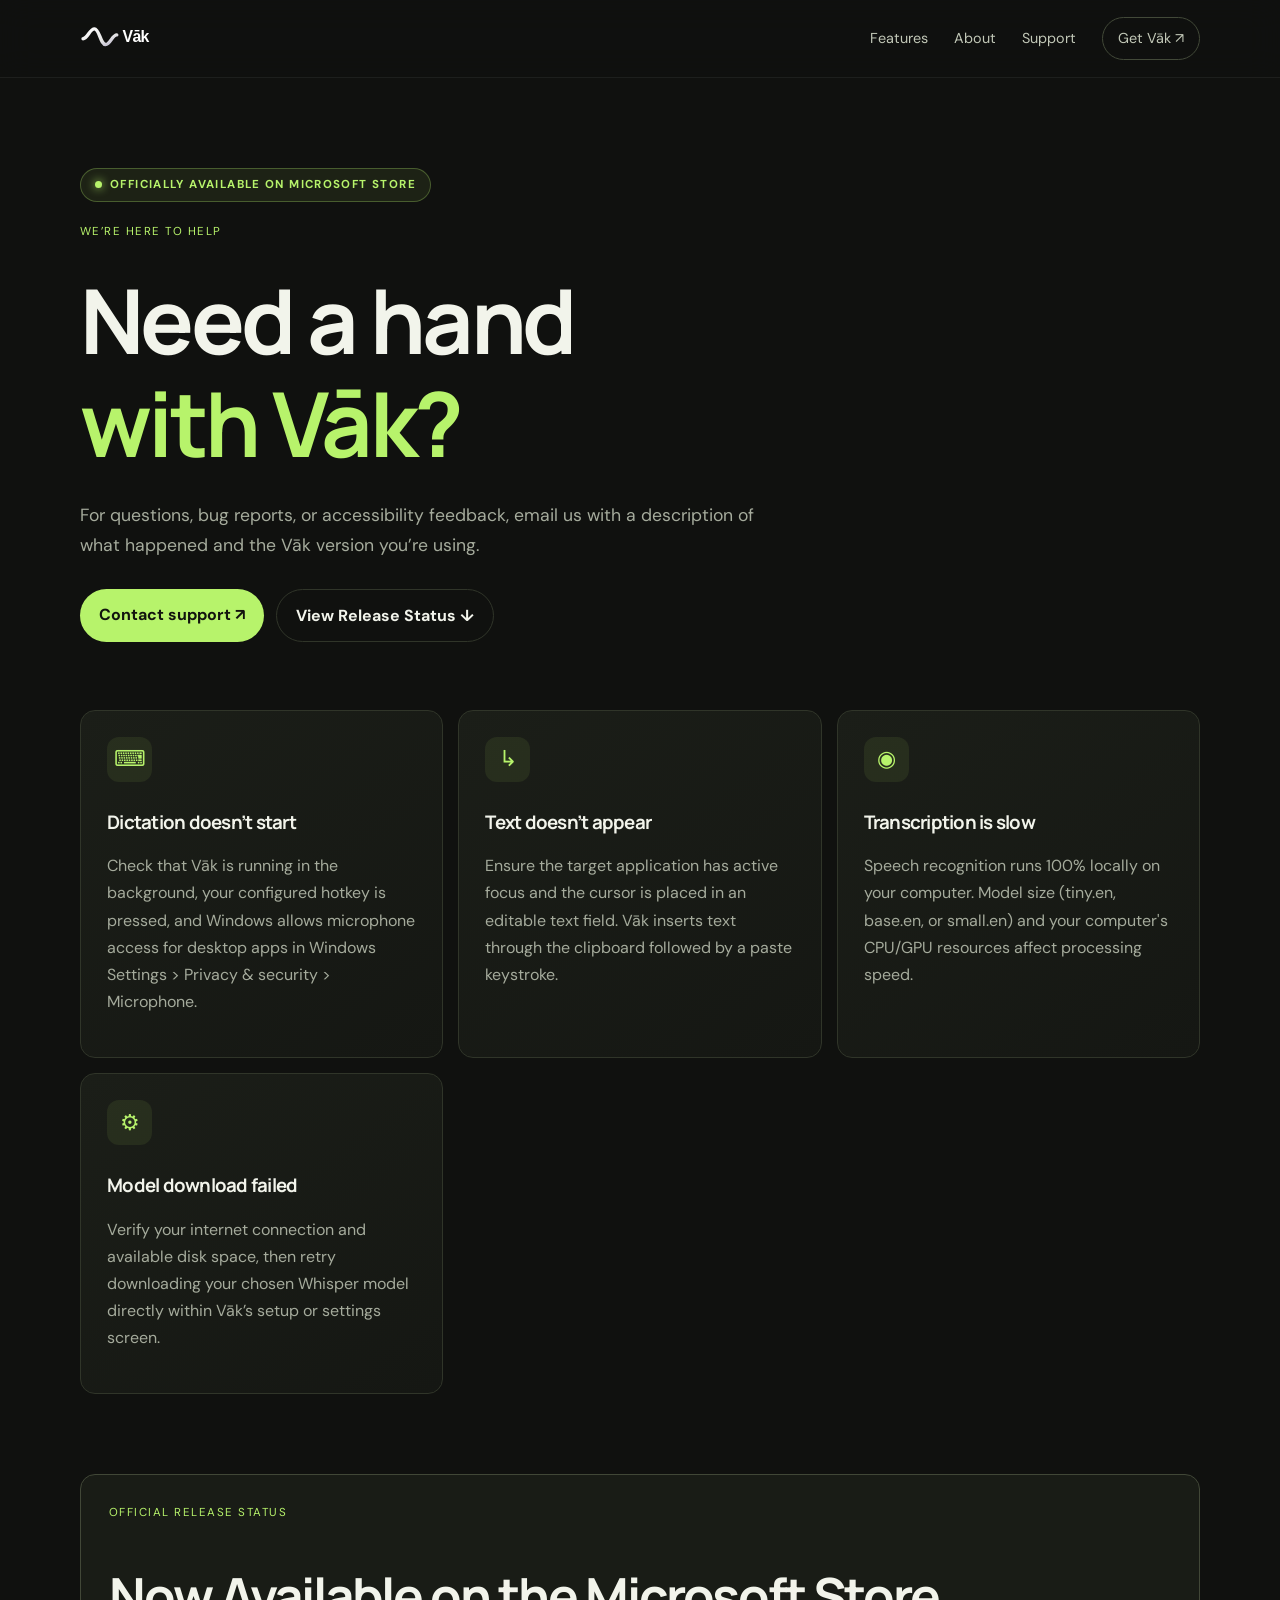
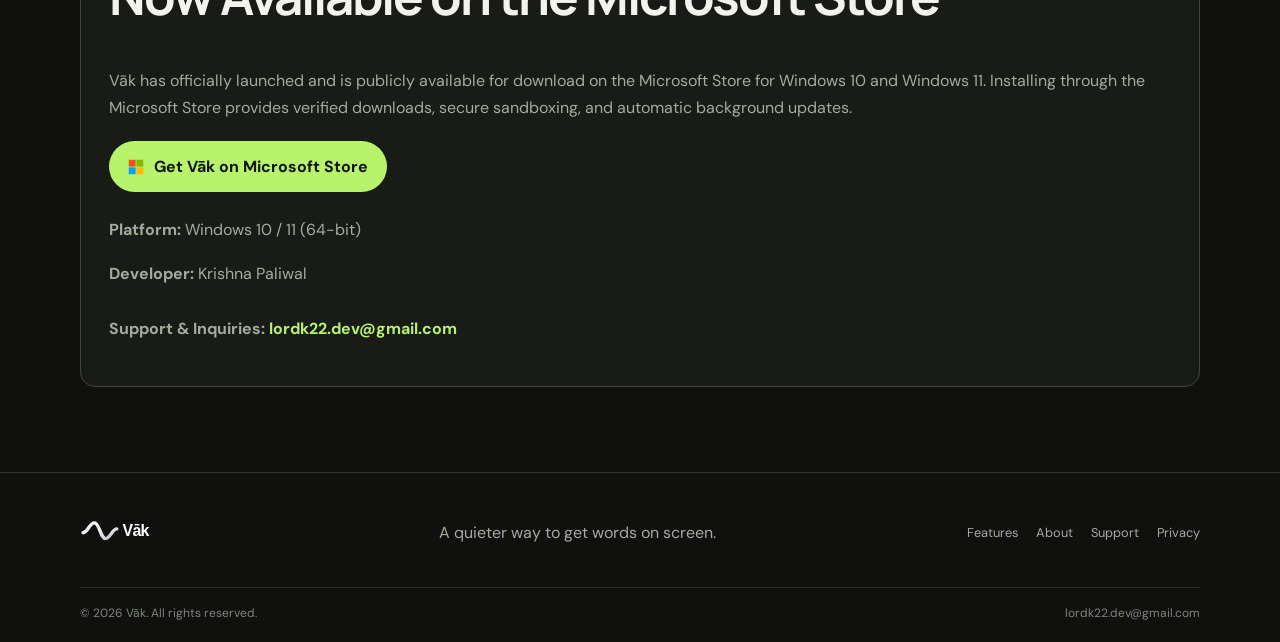
<file: support.html>
<!doctype html>
<html lang="en">

<head>
    <meta charset="utf-8">
    <meta name="viewport" content="width=device-width,initial-scale=1">
    <meta name="theme-color" content="#10110f">
    <title>Support &amp; Release — Vāk — Voice-to-Text for Windows</title>
    <meta name="description" content="Get support, troubleshooting tips, and official Microsoft Store release details for Vāk, the Windows voice-to-text dictation application.">
    <meta name="keywords" content="Vāk support, Vāk release, Windows dictation troubleshooting, Microsoft Store Vāk">
    <link rel="canonical" href="https://vak.lordk22.in/support.html">

    <!-- Open Graph / Facebook -->
    <meta property="og:type" content="website">
    <meta property="og:url" content="https://vak.lordk22.in/support.html">
    <meta property="og:site_name" content="Vāk">
    <meta property="og:title" content="Support &amp; Release — Vāk — Voice-to-Text for Windows">
    <meta property="og:description" content="Get support, troubleshooting tips, and official Microsoft Store release details for Vāk, the Windows voice-to-text dictation application.">
    <meta property="og:image" content="https://vak.lordk22.in/assets/brand/vak-icon-256.png">

    <!-- Twitter -->
    <meta name="twitter:card" content="summary">
    <meta name="twitter:url" content="https://vak.lordk22.in/support.html">
    <meta name="twitter:title" content="Support &amp; Release — Vāk — Voice-to-Text for Windows">
    <meta name="twitter:description" content="Get support, troubleshooting tips, and official Microsoft Store release details for Vāk, the Windows voice-to-text dictation application.">
    <meta name="twitter:image" content="https://vak.lordk22.in/assets/brand/vak-icon-256.png">

    <link rel="icon" type="image/png" sizes="32x32" href="assets/brand/vak-icon-32.png">
    <link rel="stylesheet" href="assets/styles.css">
    <script defer src="assets/site.js"></script>
</head>

<body>
    <header class="header">
        <a class="brand" href="index.html" aria-label="Vāk home">
            <img src="assets/brand/vak-logo-dark.svg" alt="Vāk" class="brand-logo">
        </a>
        <button class="menu" aria-label="Toggle navigation">☰</button>
        <nav>
            <a href="features.html">Features</a>
            <a href="about.html">About</a>
            <a href="support.html">Support</a>
            <a class="pill" href="https://apps.microsoft.com/detail/9MZ5MB2W0DFN?hl=en-us&gl=IN&ocid=pdpshare" target="_blank" rel="noopener noreferrer">Get Vāk ↗</a>
        </nav>
    </header>
    <main>
        <section class="container pagehero">
            <div class="release-badge">
                <span class="badge-dot"></span>
                <span>Officially Available on Microsoft Store</span>
            </div>
            <div class="eyebrow">We’re here to help</div>
            <h1>Need a hand<br><span class="lime">with Vāk?</span></h1>
            <p>For questions, bug reports, or accessibility feedback, email us with a description of what happened and the Vāk version you’re using.</p>
            <div class="buttons">
                <a class="btn primary" href="mailto:lordk22.dev@gmail.com?subject=V%C4%81k%20Support">Contact support ↗</a>
                <a class="btn secondary" href="#release">View Release Status ↓</a>
            </div>
        </section>

        <section class="container details">
            <article class="detail">
                <div class="icon">⌨</div>
                <h3>Dictation doesn’t start</h3>
                <p>Check that Vāk is running in the background, your configured hotkey is pressed, and Windows allows microphone access for desktop apps in Windows Settings &gt; Privacy &amp; security &gt; Microphone.</p>
            </article>
            <article class="detail">
                <div class="icon">↳</div>
                <h3>Text doesn’t appear</h3>
                <p>Ensure the target application has active focus and the cursor is placed in an editable text field. Vāk inserts text through the clipboard followed by a paste keystroke.</p>
            </article>
            <article class="detail">
                <div class="icon">◉</div>
                <h3>Transcription is slow</h3>
                <p>Speech recognition runs 100% locally on your computer. Model size (tiny.en, base.en, or small.en) and your computer's CPU/GPU resources affect processing speed.</p>
            </article>
            <article class="detail">
                <div class="icon">⚙</div>
                <h3>Model download failed</h3>
                <p>Verify your internet connection and available disk space, then retry downloading your chosen Whisper model directly within Vāk’s setup or settings screen.</p>
            </article>
        </section>

        <section class="container note" id="release">
            <div class="eyebrow">Official Release Status</div>
            <h2>Now Available on the Microsoft Store</h2>
            <p>Vāk has officially launched and is publicly available for download on the Microsoft Store for Windows 10 and Windows 11. Installing through the Microsoft Store provides verified downloads, secure sandboxing, and automatic background updates.</p>
            
            <div class="buttons" style="margin: 20px 0 24px;">
                <a class="btn primary btn-store" href="https://apps.microsoft.com/detail/9MZ5MB2W0DFN?hl=en-us&gl=IN&ocid=pdpshare" target="_blank" rel="noopener noreferrer">
                    <svg class="ms-icon" width="16" height="16" viewBox="0 0 21 21" fill="none" xmlns="http://www.w3.org/2000/svg" aria-hidden="true">
                        <rect x="1" y="1" width="9" height="9" fill="#F25022"/>
                        <rect x="11" y="1" width="9" height="9" fill="#7FBA00"/>
                        <rect x="1" y="11" width="9" height="9" fill="#00A4EF"/>
                        <rect x="11" y="11" width="9" height="9" fill="#FFB900"/>
                    </svg>
                    <span>Get Vāk on Microsoft Store</span>
                </a>
            </div>

            <p><strong>Platform:</strong> Windows 10 / 11 (64-bit)</p>
            <p><strong>Developer:</strong> Krishna Paliwal</p>
            <p><strong>Support &amp; Inquiries:</strong> <a class="link" href="mailto:lordk22.dev@gmail.com">lordk22.dev@gmail.com</a></p>
        </section>
    </main>

    <footer class="footer">
        <div class="container foottop">
            <a class="brand" href="index.html" aria-label="Vāk home">
                <img src="assets/brand/vak-logo-dark.svg" alt="Vāk" class="brand-logo">
            </a>
            <p>A quieter way to get words on screen.</p>
            <div class="footlinks">
                <a href="features.html">Features</a>
                <a href="about.html">About</a>
                <a href="support.html">Support</a>
                <a href="privacy-policy.html">Privacy</a>
            </div>
        </div>
        <div class="container footbottom">
            <span>© <span data-year></span> Vāk. All rights reserved.</span>
            <a href="mailto:lordk22.dev@gmail.com">lordk22.dev@gmail.com</a>
        </div>
    </footer>
</body>

</html>
</file>
<file: assets/styles.css>
@import url('https://fonts.googleapis.com/css2?family=DM+Sans:wght@400;500;700&family=Manrope:wght@500;700;800&display=swap');
:root{--bg:#10110f;--panel:#191c16;--line:#303529;--text:#f2f4eb;--muted:#a5ab9c;--lime:#b7f36b;--max:1120px}*{box-sizing:border-box}html{scroll-behavior:smooth}body{margin:0;background:var(--bg);color:var(--text);font:16px/1.7 'DM Sans',sans-serif}a{color:inherit;text-decoration:none}p{color:var(--muted)}h1,h2,h3{font-family:Manrope,sans-serif;line-height:1.15;letter-spacing:-.04em}h1{font-size:clamp(3rem,7vw,6rem);margin:.3em 0}h2{font-size:clamp(2rem,4vw,3.2rem)}.container{width:min(var(--max),calc(100% - 44px));margin:auto}.header{height:78px;display:flex;align-items:center;justify-content:space-between;border-bottom:1px solid #ffffff10;padding:0 max(22px,calc((100vw - var(--max))/2));position:sticky;top:0;background:#10110fee;backdrop-filter:blur(16px);z-index:5}.brand{font:800 1.5rem Manrope,sans-serif;display:flex;align-items:center;gap:10px}.mark{display:grid;place-items:center;width:32px;height:32px;border-radius:10px;background:var(--lime);color:#10110f}.lime,.dot{color:var(--lime)}nav{display:flex;align-items:center;gap:26px;color:#c2c8b8;font-size:.9rem}nav a:hover{color:var(--lime)}.pill{border:1px solid #424938;border-radius:30px;padding:8px 15px}.menu{display:none}.eyebrow{font-size:.72rem;text-transform:uppercase;letter-spacing:.13em;color:var(--lime)}.hero{min-height:570px;display:grid;grid-template-columns:1fr 1fr;gap:50px;align-items:center;padding-block:70px}.hero p,.intro{font-size:1.1rem;max-width:590px}.buttons{display:flex;gap:12px;flex-wrap:wrap;margin:28px 0}.btn{display:inline-block;padding:12px 19px;border-radius:30px;font-weight:700}.primary{background:var(--lime);color:#12140e}.secondary{border:1px solid var(--line)}.mock{position:relative;padding:28px;border:1px solid #414736;border-radius:20px;background:linear-gradient(145deg,#20231c,#151713);box-shadow:0 30px 90px #0008;transform:rotate(-2deg)}.mock-top,.mock-foot{display:flex;justify-content:space-between;color:#a7ae9a;font-size:.8rem;padding:8px 0}.mock-main{padding:35px 12px}.wave{display:flex;align-items:center;justify-content:center;gap:5px;height:90px;margin:18px 0}.wave i{width:4px;height:var(--h,25px);border-radius:5px;background:var(--lime)}.wave i:nth-child(3n){--h:53px}.wave i:nth-child(4n){--h:17px}.wave i:nth-child(5n){--h:39px}.tag{position:absolute;background:#20241b;border:1px solid #414737;border-radius:9px;padding:9px 13px;font-size:.78rem}.tag.a{top:-16px;right:-10px}.tag.b{bottom:-16px;left:-10px}.strip{border-block:1px solid var(--line);padding:20px;text-align:center;color:#8c9382;font-size:.7rem;letter-spacing:.1em}.section{padding-block:95px}.head{max-width:680px;margin-bottom:40px}.cards{display:grid;grid-template-columns:repeat(3,1fr);gap:15px}.card,.detail{background:linear-gradient(145deg,#1b1e18,#151713);border:1px solid var(--line);border-radius:15px;padding:26px}.icon{width:45px;height:45px;border-radius:12px;display:grid;place-items:center;background:#b7f36b14;color:var(--lime);font-size:1.4rem;margin-bottom:30px}.band{background:#151713;border-block:1px solid var(--line)}.bandinner{display:grid;grid-template-columns:.9fr 1.1fr;gap:65px;align-items:center}.row{padding:20px 0;border-bottom:1px solid var(--line)}.row h3{margin-bottom:5px}.row p{margin:0}.link{color:var(--lime);font-weight:700;display:inline-block;margin-top:12px}.callout{padding-block:90px;max-width:850px}.cta{background:radial-gradient(ellipse at top,#b7f36b12,transparent 60%),var(--panel);border:1px solid #414737;border-radius:20px;text-align:center;padding:55px 25px;margin-bottom:85px}.footer{border-top:1px solid var(--line);padding:30px 0 18px}.foottop,.footbottom{display:flex;justify-content:space-between;gap:20px;align-items:center}.footlinks{display:flex;gap:18px;font-size:.8rem;color:#a5ab9c}.footbottom{border-top:1px solid #282c23;margin-top:25px;padding-top:15px;font-size:.75rem;color:#7f8676}.pagehero{padding-block:90px 40px}.pagehero p{max-width:700px;font-size:1.1rem}.details{display:grid;grid-template-columns:repeat(3,1fr);gap:15px;padding-bottom:80px}.note{background:var(--panel);border:1px solid #414737;border-radius:15px;padding:28px;margin-bottom:85px}.about{display:grid;grid-template-columns:.8fr 1.2fr;gap:65px;padding-block:10px 85px}.bigmark{font:800 clamp(8rem,20vw,14rem)/.9 Manrope,sans-serif;letter-spacing:-.13em}.policy{display:grid;grid-template-columns:190px minmax(0,760px);gap:50px;padding-bottom:100px;align-items:start}.toc{position:sticky;top:100px;display:flex;flex-direction:column;gap:9px;font-size:.8rem;color:#a5ab9c}.toc a:hover{color:var(--lime)}.policy article h2{font-size:1.45rem;margin:40px 0 12px;scroll-margin-top:100px}.policy article p{font-size:.93rem;line-height:1.9}.alert{border:1px solid #b7f36b55;background:#b7f36b0b;border-radius:12px;padding:22px}.alert strong{color:var(--lime)}.contact{background:var(--panel);border:1px solid var(--line);padding:20px;border-radius:12px}.contact a{color:var(--lime)}.small{font-size:.78rem!important;color:#7e8575!important;border-top:1px solid var(--line);padding-top:20px;margin-top:30px}
@media(max-width:800px){.hero{grid-template-columns:1fr;padding-block:60px}.bandinner,.about{grid-template-columns:1fr;gap:30px}.cards,.details{grid-template-columns:repeat(2,1fr)}.policy{grid-template-columns:1fr;gap:25px}.toc{position:static;display:grid;grid-template-columns:1fr 1fr}.foottop{flex-wrap:wrap}}
@media(max-width:560px){.header{padding-inline:18px}.menu{display:block;background:none;border:0;color:var(--text);font-size:1.5rem}.header nav{display:none;position:absolute;top:77px;left:0;right:0;background:#151713;padding:22px;flex-direction:column;align-items:stretch}.header nav.open{display:flex}.cards,.details{grid-template-columns:1fr}.hero{gap:40px}.section{padding-block:65px}.foottop,.footbottom{align-items:flex-start;flex-direction:column}.pagehero{padding-top:60px}.toc{font-size:.72rem}}@media(prefers-reduced-motion:reduce){html{scroll-behavior:auto}}

/* Official Vāk brand assets */
.brand{gap:0}
.brand-logo{display:block;width:108px;height:auto;max-height:36px}
.mock-brand{display:inline-flex;align-items:center;gap:7px;height:25px}
.mock-brand img:first-child{width:22px;height:22px;object-fit:contain}
.mock-brand img:last-child{width:67px;height:auto;max-height:22px;object-fit:contain;object-position:left center}
.bigmark{letter-spacing:0}
.bigmark img{display:block;width:min(100%,390px);height:auto}
@media(max-width:560px){.brand-logo{width:98px}.bigmark img{width:min(100%,300px)}}

/* Release badge & Microsoft Store integration */
.release-badge {
    display: inline-flex;
    align-items: center;
    gap: 8px;
    font-size: 0.72rem;
    font-weight: 700;
    letter-spacing: 0.12em;
    text-transform: uppercase;
    color: var(--lime);
    background: rgba(183, 243, 107, 0.08);
    border: 1px solid rgba(183, 243, 107, 0.28);
    border-radius: 999px;
    padding: 6px 14px;
    margin-bottom: 20px;
    width: fit-content;
}

.badge-dot {
    width: 7px;
    height: 7px;
    border-radius: 50%;
    background: var(--lime);
    box-shadow: 0 0 10px var(--lime);
    display: inline-block;
    flex-shrink: 0;
}

.btn {
    transition: transform 0.15s ease, background 0.15s ease, border-color 0.15s ease, box-shadow 0.15s ease;
}

.btn:hover {
    transform: translateY(-1px);
}

.btn.primary:hover {
    background: #cbf988;
    box-shadow: 0 6px 24px rgba(183, 243, 107, 0.3);
}

.btn.secondary:hover {
    border-color: var(--lime);
    color: var(--text);
}

.btn-store {
    display: inline-flex;
    align-items: center;
    justify-content: center;
    gap: 10px;
}

.ms-icon {
    display: inline-block;
    flex-shrink: 0;
    vertical-align: middle;
}

.pill:hover {
    border-color: var(--lime);
    color: var(--lime);
}

a:focus-visible, button:focus-visible {
    outline: 2px solid var(--lime);
    outline-offset: 3px;
}

/* Download section styling */
.download-section {
    padding-bottom: 85px;
}

.download-card {
    background: radial-gradient(ellipse at top, rgba(183, 243, 107, 0.12), transparent 60%), var(--panel);
    border: 1px solid #414737;
    border-radius: 20px;
    text-align: center;
    padding: 60px 30px;
}

.download-card .brand-wrap {
    display: flex;
    justify-content: center;
    margin-bottom: 16px;
}

.download-card .brand-wrap img {
    height: 38px;
    width: auto;
}

.download-card h2 {
    margin-top: 10px;
    margin-bottom: 14px;
}

.download-card p.lead {
    max-width: 620px;
    margin: 0 auto 28px;
    font-size: 1.1rem;
    color: var(--muted);
}

.specs-grid {
    display: grid;
    grid-template-columns: repeat(4, 1fr);
    gap: 16px;
    max-width: 820px;
    margin: 36px auto 0;
    padding-top: 28px;
    border-top: 1px solid var(--line);
    text-align: left;
}

.spec-item {
    background: #141712;
    border: 1px solid #282d22;
    border-radius: 12px;
    padding: 14px 16px;
}

.spec-item .spec-label {
    font-size: 0.7rem;
    text-transform: uppercase;
    letter-spacing: 0.1em;
    color: #8c9382;
    margin-bottom: 4px;
}

.spec-item .spec-val {
    font-size: 0.92rem;
    font-weight: 700;
    color: var(--text);
}

@media(max-width:800px) {
    .specs-grid {
        grid-template-columns: repeat(2, 1fr);
    }
}

@media(max-width:560px) {
    .specs-grid {
        grid-template-columns: 1fr;
    }
    .download-card {
        padding: 40px 20px;
    }
}
</file>
